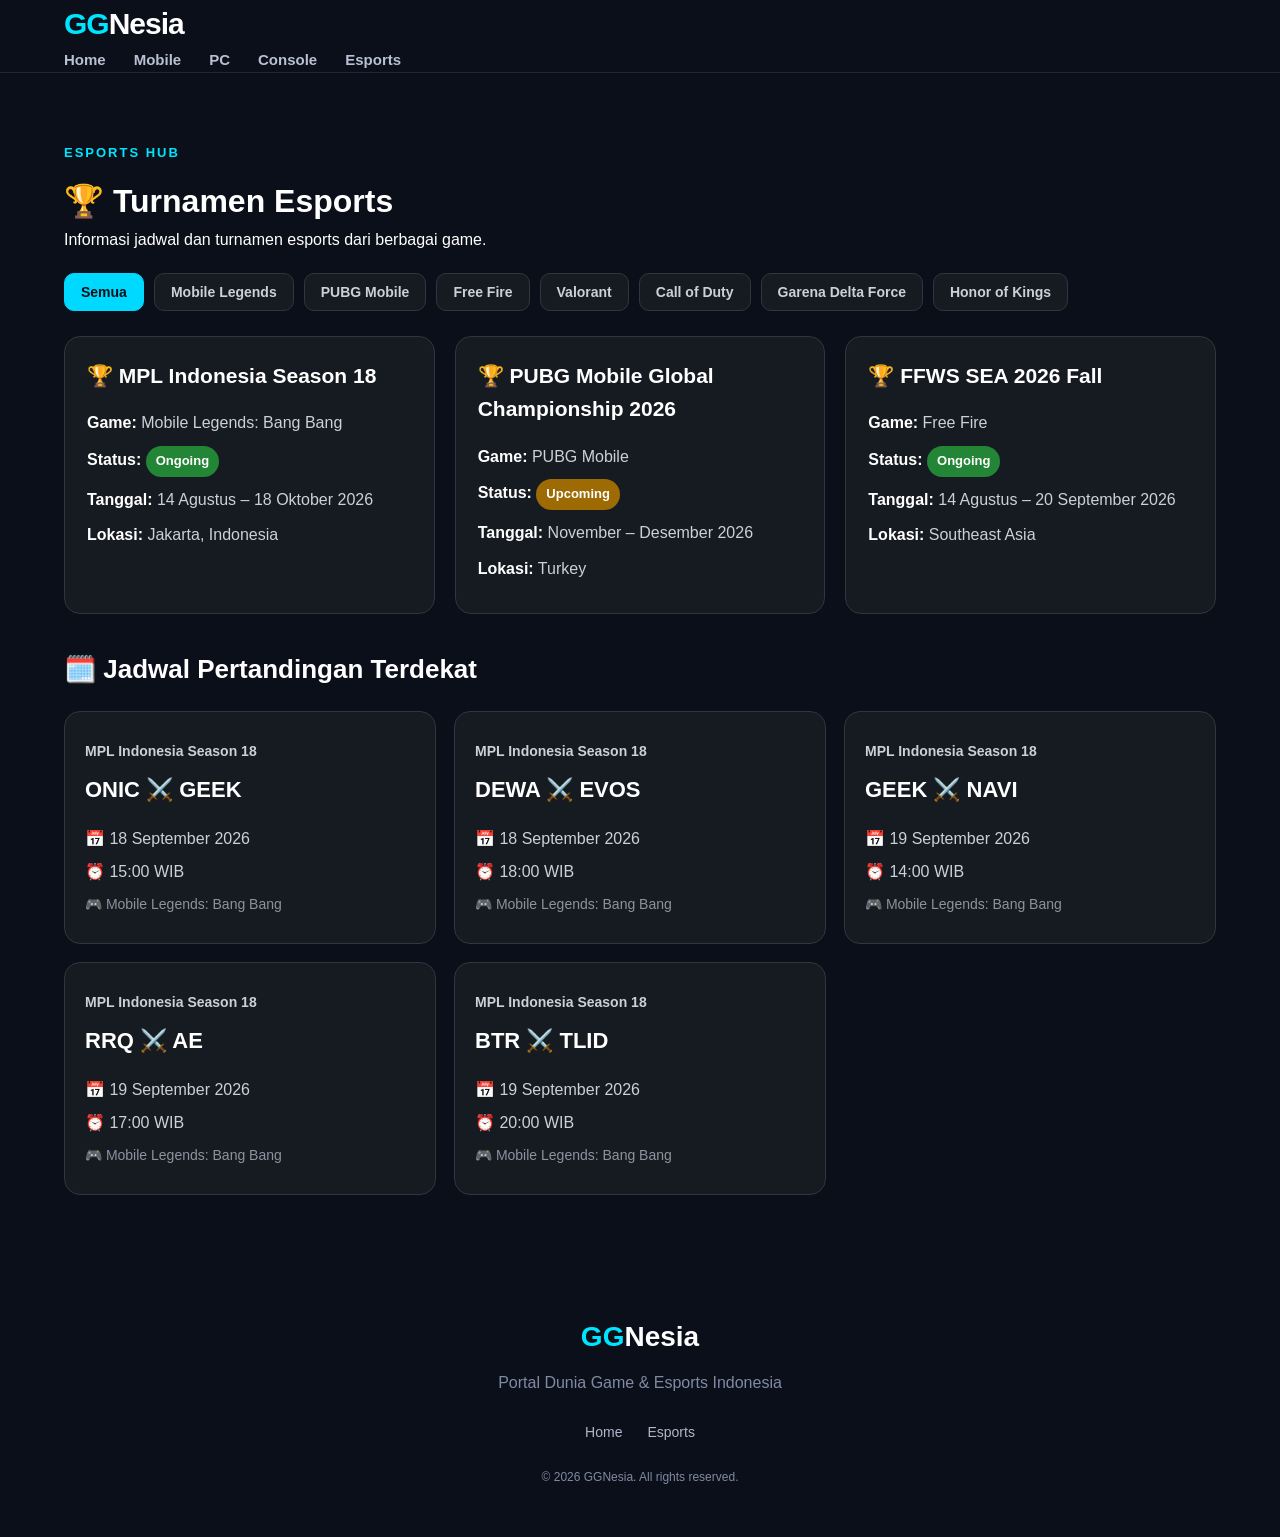
<file: turnamen.html>
<!DOCTYPE html>
<html lang="id">
<head>
    <meta charset="UTF-8">
    <meta name="viewport" content="width=device-width, initial-scale=1.0">
    <title>Turnamen Esports - GGNesia</title>
    <link rel="stylesheet" href="style.css">
</head>

<body>

<header class="header">
    <div class="container">
        <div class="logo">
            <span>GG</span>Nesia
        </div>

        <nav class="nav">
            <a href="index.html">Home</a>
            <a href="index.html">Mobile</a>
            <a href="index.html">PC</a>
            <a href="index.html">Console</a>
            <a href="index.html">Esports</a>
        </nav>
    </div>
</header>

<main class="container tournament-page">

    <p class="label">ESPORTS HUB</p>

    <h1>🏆 Turnamen Esports</h1>

    <p class="intro">
        Informasi jadwal dan turnamen esports dari berbagai game.
    </p>
<div class="match-filters">
    <button class="match-filter-btn active" data-game="all">Semua</button>
    <button class="match-filter-btn" data-game="Mobile Legends: Bang Bang">Mobile Legends</button>
    <button class="match-filter-btn" data-game="PUBG Mobile">PUBG Mobile</button>
    <button class="match-filter-btn" data-game="Free Fire">Free Fire</button>
    <button class="match-filter-btn" data-game="Valorant">Valorant</button>
    <button class="match-filter-btn" data-game="Call of Duty">Call of Duty</button>
    <button class="match-filter-btn" data-game="Garena Delta Force">Garena Delta Force</button>
    <button class="match-filter-btn" data-game="Honor of Kings">Honor of Kings</button>
</div>
    <div class="tournament-list" id="tournamentList"></div>
<h2 class="schedule-title">🗓️ Jadwal Pertandingan Terdekat</h2>



<div id="matchList"></div>
</main>

<footer class="footer">
    <div class="footer-logo">
        <span>GG</span>Nesia
    </div>

    <p>Portal Dunia Game & Esports Indonesia</p>

    <div class="footer-links">
        <a href="index.html">Home</a>
        <a href="index.html">Esports</a>
    </div>

    <p class="copyright">
        © 2026 GGNesia. All rights reserved.
    </p>
</footer>


<script>
let tournaments = [];

async function loadTournaments() {
    const list = document.getElementById("tournamentList");

    try {
        const response = await fetch("data/tournaments.json");
        tournaments = await response.json();

        showTournaments("all");
    } catch (error) {
        list.innerHTML = "<p>Gagal memuat data turnamen.</p>";
    }
}

function showTournaments(game) {
    const list = document.getElementById("tournamentList");

    const filtered = game === "all"
        ? tournaments
        : tournaments.filter(tournament => tournament.game === game);

    list.innerHTML = filtered.map(tournament => `
        <div class="tournament-card">
            <h2>🏆 ${tournament.name}</h2>
            <p><strong>Game:</strong> ${tournament.game}</p>
            <p><strong>Status:</strong> <span class="status-badge ${tournament.status.toLowerCase()}">${tournament.status}</span></p>
            <p><strong>Tanggal:</strong> ${tournament.date}</p>
            <p><strong>Lokasi:</strong> ${tournament.location}</p>
        </div>
    `).join("");
}
async function loadMatches(game = "all") {
    const matchList = document.getElementById("matchList");

    try {
        const response = await fetch("data/matches.json");
        const matches = await response.json();

        const filteredMatches = game === "all"
            ? matches
            : matches.filter(match => match.game === game);

        matchList.innerHTML = filteredMatches.map(match => `
            <div class="match-card">
                <p class="match-tournament">${match.tournament}</p>
                <h3>${match.team1} ⚔️ ${match.team2}</h3>
                <p>📅 ${match.date}</p>
                <p>⏰ ${match.time}</p>
                <p>🎮 ${match.game}</p>
            </div>
        `).join("");

    } catch (error) {
        matchList.innerHTML = "<p>Gagal memuat jadwal pertandingan.</p>";
    }
}
document.querySelectorAll(".match-filter-btn").forEach(button => {
    button.addEventListener("click", () => {
        document.querySelectorAll(".match-filter-btn").forEach(btn => {
            btn.classList.remove("active");
        });

        button.classList.add("active");

        loadMatches(button.dataset.game);
    });
});
document.querySelectorAll(".filter-btn").forEach(button => {
    button.addEventListener("click", () => {
        document.querySelectorAll(".filter-btn").forEach(btn => {
            btn.classList.remove("active");
        });

        button.classList.add("active");

        showTournaments(button.dataset.game);
    });
});

loadTournaments();
loadMatches();
</script>


</body>
</html>
</file>
<file: style.css>
* {
    margin: 0;
    padding: 0;
    box-sizing: border-box;
}

html {
    scroll-behavior: smooth;
}

body {
    font-family: Arial, Helvetica, sans-serif;
    background: #0b0f19;
    color: #ffffff;
    line-height: 1.6;
}

a {
    color: inherit;
    text-decoration: none;
}

.container {
    width: 90%;
    max-width: 1200px;
    margin: auto;
}

/* HEADER */

.header {
    position: sticky;
    top: 0;
    z-index: 1000;
    background: #0b0f19;
    border-bottom: 1px solid #202637;
}

.header-content {
    min-height: 70px;
    display: flex;
    align-items: center;
    justify-content: space-between;
}

.logo {
    font-size: 30px;
    font-weight: 900;
    letter-spacing: -1px;
}

.logo span,
.footer-logo span {
    color: #00e5ff;
}

.nav {
    display: flex;
    gap: 28px;
}

.nav a {
    color: #b8c0d4;
    font-size: 15px;
    font-weight: 600;
    transition: 0.3s;
}

.nav a:hover {
    color: #00e5ff;
}

.menu-btn {
    display: none;
    background: none;
    border: none;
    color: white;
    font-size: 28px;
    cursor: pointer;
}


/* HERO */

.hero {
    min-height: 500px;
    display: flex;
    align-items: center;
    background:
        linear-gradient(90deg, #0b0f19 10%, rgba(11, 15, 25, 0.75) 50%, rgba(11, 15, 25, 0.25)),
        radial-gradient(circle at 80% 40%, #123b54, #0b0f19 55%);
    border-bottom: 1px solid #202637;
}

.hero-content {
    padding: 70px 0;
}

.hero-text {
    max-width: 650px;
}

.label {
    color: #00e5ff;
    font-size: 13px;
    font-weight: 800;
    letter-spacing: 2px;
    margin-bottom: 12px;
}

.hero h1 {
    font-size: clamp(40px, 6vw, 70px);
    line-height: 1.05;
    margin-bottom: 25px;
}

.hero h1 span {
    color: #00e5ff;
}

.hero p:not(.label) {
    color: #b8c0d4;
    font-size: 18px;
    max-width: 600px;
    margin-bottom: 30px;
}

.hero-button {
    display: inline-block;
    padding: 14px 22px;
    background: #00e5ff;
    color: #061018;
    border-radius: 8px;
    font-weight: 800;
    transition: 0.3s;
}

.hero-button:hover {
    transform: translateY(-3px);
}


/* CATEGORY */

.categories {
    padding: 45px 0;
    border-bottom: 1px solid #202637;
}

.categories h2 {
    margin-bottom: 20px;
}

.category-list {
    display: flex;
    gap: 12px;
    flex-wrap: wrap;
}

.category-list a {
    padding: 10px 17px;
    background: #151b29;
    border: 1px solid #293247;
    border-radius: 30px;
    color: #cbd2e1;
    font-size: 14px;
    transition: 0.3s;
}

.category-list a:hover {
    background: #00e5ff;
    color: #061018;
    border-color: #00e5ff;
}


/* SECTION TITLE */

main {
    padding: 70px 0;
}

.section-title {
    display: flex;
    align-items: end;
    justify-content: space-between;
    margin-bottom: 30px;
}

.section-title h2 {
    font-size: 32px;
}

.section-title > a {
    color: #00e5ff;
    font-weight: 700;
}


/* NEWS */

.news-grid {
    display: grid;
    grid-template-columns: repeat(3, 1fr);
    gap: 25px;
}

.news-card {
    background: #121827;
    border: 1px solid #242d40;
    border-radius: 12px;
    overflow: hidden;
    transition: 0.3s;
}

.news-card:hover {
    transform: translateY(-6px);
    border-color: #00e5ff;
}

.news-image {
    height: 210px;
    background:
        linear-gradient(135deg, #12384a, #151c2c);
    display: flex;
    align-items: end;
    padding: 15px;
}

.news-image.image-two {
    background:
        linear-gradient(135deg, #382b13, #171b2c);
}

.news-image.image-three {
    background:
        linear-gradient(135deg, #321a3b, #121b2c);
}

.news-image span {
    background: #00e5ff;
    color: #061018;
    padding: 6px 10px;
    border-radius: 5px;
    font-size: 11px;
    font-weight: 900;
}

.news-content {
    padding: 22px;
}

.news-content small {
    color: #7f8ba3;
    font-size: 12px;
}

.news-content h3 {
    font-size: 20px;
    line-height: 1.3;
    margin: 10px 0 12px;
}

.news-content p {
    color: #9da7bb;
    font-size: 14px;
    margin-bottom: 18px;
}

.news-content a {
    color: #00e5ff;
    font-size: 14px;
    font-weight: 700;
}


/* ESPORTS */

.esports {
    padding: 70px 0;
    background: #080c14;
    border-top: 1px solid #202637;
    border-bottom: 1px solid #202637;
}

.esports-grid {
    display: grid;
    grid-template-columns:  1fr;
    gap: 0;
    background: #121827;
    border: 1px solid #242d40;
    border-radius: 14px;
    overflow: hidden;
}

.esports-card {
    padding: 30px;
    background: #121827;
    border: 1px solid #242d40;
    border-radius: 12px;
    transition: 0.3s;
}

.esports-card:hover {
    border-color: #00e5ff;
    transform: translateY(-5px);
}

.esports-icon {
    font-size: 38px;
    margin-bottom: 15px;
}

.esports-card h3 {
    margin-bottom: 8px;
    font-size: 22px;
}

.esports-links {
    display: flex;
    gap: 12px;
    margin-top: 25px;
    flex-wrap: wrap;
}

.esports-links a {
    display: inline-block;
    padding: 12px 18px;
    background: #0b0f19;
    border: 1px solid #242d40;
    border-radius: 8px;
    color: #ffffff;
    text-decoration: none;
    font-weight: 700;
    transition: 0.3s;
}

.esports-links a:hover {
    border-color: #00e5ff;
    color: #00e5ff;
}


/* FOOTER */

.footer {
    padding: 50px 0;
    text-align: center;
}

.footer-logo {
    font-size: 28px;
    font-weight: 900;
    margin-bottom: 10px;
}

.footer p {
    color: #7f8ba3;
}

.footer-links {
    display: flex;
    justify-content: center;
    gap: 25px;
    margin: 25px 0;
}

.footer-links a {
    color: #aeb7c9;
    font-size: 14px;
}

.footer-links a:hover {
    color: #00e5ff;
}

.copyright {
    font-size: 12px;
}


/* MOBILE */

@media (max-width: 768px) {

    .nav {
        display: none;
        position: absolute;
        top: 70px;
        left: 0;
        width: 100%;
        padding: 20px;
        background: #0b0f19;
        border-bottom: 1px solid #202637;
        flex-direction: column;
        gap: 18px;
    }

    .nav.active {
        display: flex;
    }

    .menu-btn {
        display: block;
    }

    .hero {
        min-height: 450px;
    }

    .hero h1 {
        font-size: 43px;
    }

    .hero p:not(.label) {
        font-size: 16px;
    }

    .news-grid,
    .esports-grid {
        grid-template-columns: 1fr;
    }

    .section-title {
        align-items: start;
        gap: 15px;
        flex-direction: column;
    }

    .footer-links {
        flex-direction: column;
        gap: 12px;
    }
}.  
.news-card h3 {
    overflow: visible;
    display: block;
    -webkit-line-clamp: unset;
    line-clamp: unset;
}
/* =========================
   TURNAMEN ESPORTS
========================= */

.tournament-list {
    display: grid;
    grid-template-columns: repeat(auto-fit, minmax(280px, 1fr));
    gap: 20px;
    margin-top: 25px;
}

.tournament-card {
    background: #161b22;
    border: 1px solid #30363d;
    border-radius: 16px;
    padding: 22px;
    transition: 0.3s;
}

.tournament-card:hover {
    transform: translateY(-5px);
    border-color: #58a6ff;
}

.tournament-card h2 {
    margin-bottom: 18px;
    font-size: 21px;
}

.tournament-card p {
    margin: 10px 0;
    color: #c9d1d9;
}

.tournament-card strong {
    color: #ffffff;
}
.status-badge {
    display: inline-block;
    padding: 5px 10px;
    border-radius: 20px;
    font-size: 13px;
    font-weight: 700;
}

.status-badge.ongoing {
    background: #238636;
    color: #ffffff;
}

.status-badge.upcoming {
    background: #9e6a03;
    color: #ffffff;
}

.status-badge.finished {
    background: #8b949e;
    color: #ffffff;
}
.tournament-filters {
    display: flex;
    gap: 10px;
    flex-wrap: wrap;
    margin: 25px 0;
}

.filter-btn {
    background: #161b22;
    color: #c9d1d9;
    border: 1px solid #30363d;
    border-radius: 10px;
    padding: 10px 16px;
    font-size: 14px;
    font-weight: 600;
    cursor: pointer;
}

.filter-btn:hover {
    border-color: #00d9ff;
    color: #00d9ff;
}

.filter-btn.active {
    background: #00d9ff !important;
    color: #081018 !important;
    border-color: #00d9ff !important;
}
/* =========================
   JADWAL PERTANDINGAN
========================= */

.schedule-title {
    margin-top: 35px;
    margin-bottom: 20px;
    font-size: 26px;
}

#matchList {
    display: grid;
    grid-template-columns: repeat(auto-fit, minmax(280px, 1fr));
    gap: 18px;
}

.match-card {
    background: #161b22;
    border: 1px solid #30363d;
    border-radius: 16px;
    padding: 20px;
    transition: 0.3s;
}

.match-card:hover {
    transform: translateY(-4px);
    border-color: #00d9ff;
}

.match-tournament {
    color: #00d9ff;
    font-size: 14px;
    font-weight: 700;
    margin-bottom: 12px;
}

.match-card h3 {
    font-size: 22px;
    margin: 10px 0 18px;
    color: #ffffff;
}

.match-card p {
    margin: 8px 0;
    color: #c9d1d9;
}

.match-card p:last-child {
    color: #8b949e;
    font-size: 14px;
}
/* =========================
   FILTER JADWAL PERTANDINGAN
========================= */

.match-filters {
    display: flex;
    gap: 10px;
    flex-wrap: wrap;
    margin: 20px 0 25px;
}

.match-filter-btn {
    background: #161b22 !important;
    color: #c9d1d9 !important;
    border: 1px solid #30363d !important;
    border-radius: 10px !important;
    padding: 10px 16px !important;
    font-size: 14px !important;
    font-weight: 600 !important;
    cursor: pointer !important;
}

.match-filter-btn:hover {
    border-color: #00d9ff !important;
    color: #00d9ff !important;
}

.match-filter-btn.active {
    background: #00d9ff !important;
    color: #081018 !important;
    border-color: #00d9ff !important;
}
/* =========================
   RAPiKAN TURNAMEN - MOBILE
========================= */

@media (max-width: 600px) {

    .tournament-page {
        padding-top: 35px !important;
    }

    .tournament-page .label {
        margin-bottom: 12px;
        font-size: 13px;
    }

    .tournament-page h1 {
        font-size: 34px;
        line-height: 1.2;
        margin-bottom: 15px;
    }

    .tournament-page .intro {
        font-size: 16px;
        line-height: 1.6;
        margin-bottom: 20px;
    }

    /* Filter game jadi satu baris yang bisa digeser */
    .tournament-filters {
        display: flex;
        flex-wrap: nowrap;
        overflow-x: auto;
        gap: 10px;
        margin: 15px 0 25px;
        padding-bottom: 6px;
        scrollbar-width: none;
    }

    .tournament-filters::-webkit-scrollbar {
        display: none;
    }

    .tournament-filters .filter-btn {
        flex: 0 0 auto;
        white-space: nowrap;
        padding: 10px 16px !important;
    }

    /* Kartu turnamen lebih dekat dengan filter */
    .tournament-list {
        margin-top: 15px;
        gap: 16px;
    }

    .tournament-card {
        padding: 20px;
    }

    .tournament-card h2 {
        font-size: 22px;
        line-height: 1.35;
    }
}
/* =========================
   TURNAMEN MOBILE
========================= */

@media (max-width: 600px) {

    .tournament-page {
        padding-top: 30px !important;
    }

    .tournament-page h1 {
        font-size: 32px;
        line-height: 1.2;
        margin-bottom: 12px;
    }

    .tournament-page .intro {
        font-size: 16px;
        line-height: 1.5;
        margin-bottom: 16px;
    }

    /* FILTER 1 BARIS */
    .tournament-page .tournament-filters {
        display: flex;
        flex-wrap: nowrap;
        overflow-x: auto;
        gap: 8px;
        margin: 10px 0 20px;
        padding: 3px 0 8px;
        scrollbar-width: none;
    }

    .tournament-page .tournament-filters::-webkit-scrollbar {
        display: none;
    }

    .tournament-page .tournament-filters .filter-btn {
        flex: 0 0 auto;
        white-space: nowrap;
        padding: 9px 14px !important;
        font-size: 13px !important;
    }

    /* KARTU TURNAMEN */
    .tournament-page .tournament-list {
        margin-top: 10px;
        gap: 14px;
    }

    .tournament-page .tournament-card {
        padding: 18px;
    }

    .tournament-page .tournament-card h2 {
        font-size: 21px;
        line-height: 1.35;
        margin-bottom: 14px;
    }

    .tournament-page .tournament-card p {
        font-size: 15px;
        margin: 8px 0;
    }
}
/* =========================
   RAPiKAN DESKRIPSI HERO
========================= */

@media (max-width: 600px) {

    .hero p {
        max-width: 520px;
        font-size: 16px;
        line-height: 1.6;
        margin-top: 18px;
        margin-bottom: 24px;
    }

}
/* DESKRIPSI HERO MOBILE */
@media (max-width: 600px) {

    .hero-text h1 + p {
        font-size: 16px;
        line-height: 1.6;
        max-width: 100%;
        margin-top: 16px;
        margin-bottom: 24px;
    }

}
</file>
